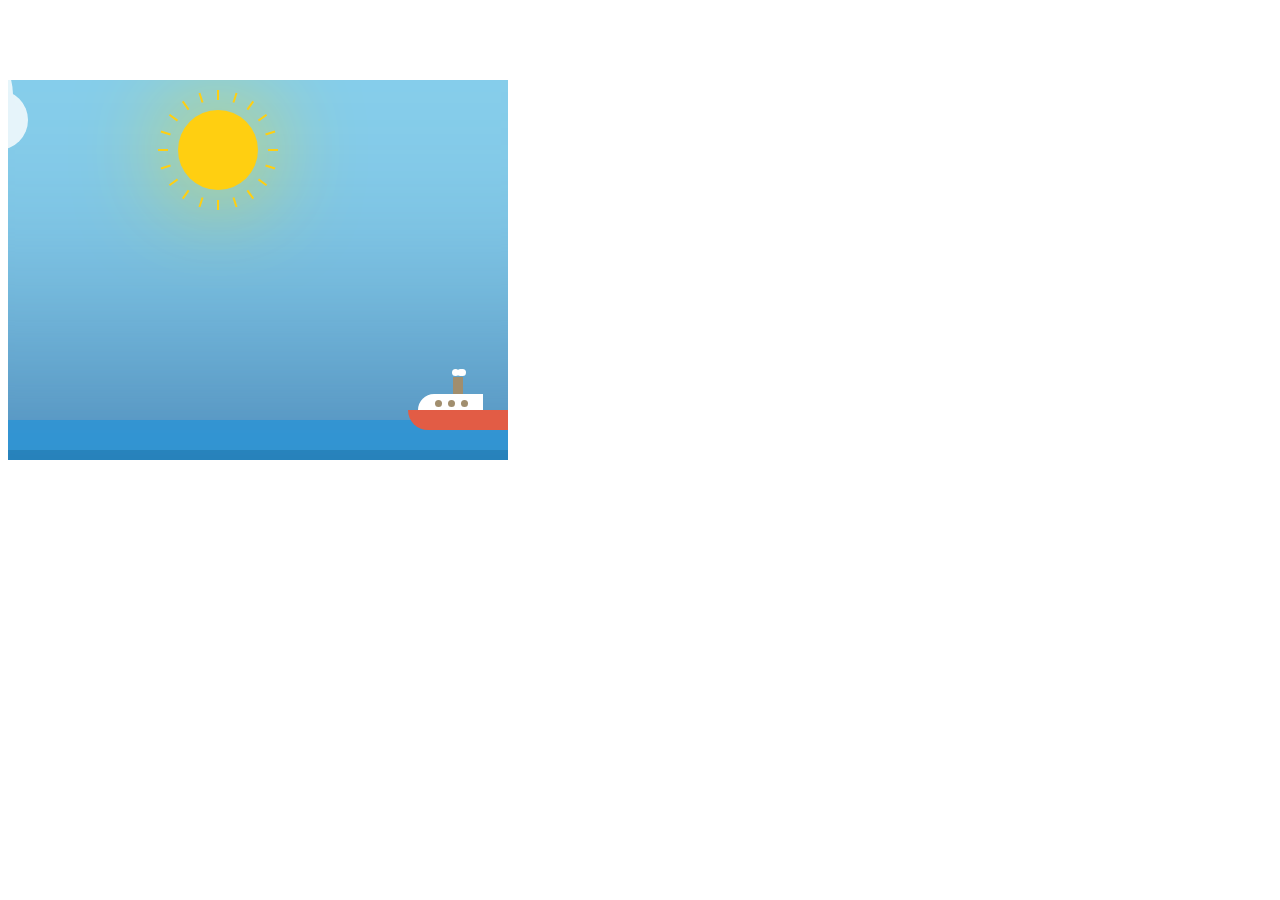
<file: cartoon/index.html>
<!DOCTYPE html>
<html>
<head>
    <meta charset="utf-8">
    <title>Мультик</title>
    <link rel="stylesheet" href="./index.css">
</head>
<body>
<div class="canvas">
    <div class="box_front">
        <div class="sea"></div>
        <div class="ship">
            <div class="smoke">
                <div class="smoke-1"></div>
                <div class="smoke-2"></div>
                <div class="smoke-3"></div>
            </div>
            <div class="ship_smokestack"></div>
            <div class="ship_window"></div>

        </div>
        <div class="sun-wrapper">
            <div class="sun">
                <div></div>
                <div></div>
                <div></div>
                <div></div>
                <div></div>
                <div></div>
                <div></div>
                <div></div>
                <div></div>
                <div></div>
            </div>
        </div>
        <div class="cloud cloud-1"></div>
        <div class="cloud cloud-2"></div>
        <div class="cloud cloud-3"></div>
        <div class="cloud cloud-4"></div>
    </div>
</div>
</body>
</html>
</file>
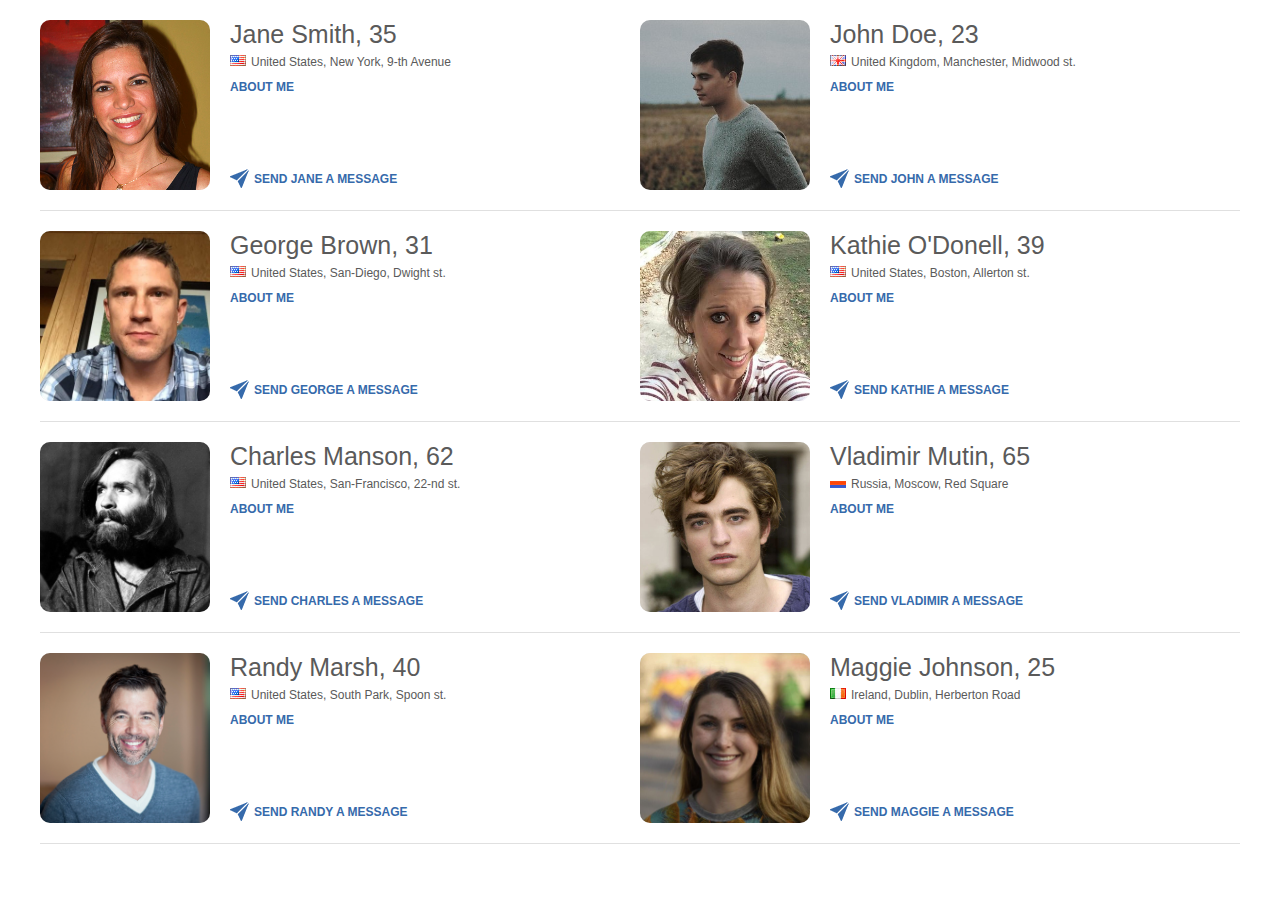
<file: dating/index.html>
<!DOCTYPE html>
<html lang="en">
<head>
    <meta charset="UTF-8">
    <meta name="viewport" content="width=device-width, initial-scale=1.0">
    <meta http-equiv="X-UA-Compatible" content="ie=edge">
    <title>Document</title>       
    <link rel="stylesheet" href="css/styles.css">
</head>
<body>
<div class="wrapper">
   <div class="user_page_container">
       
   </div>
</div>
    
<script src="dataset.js"></script>
<script src="about.js"></script>
<script src="js/main.js"></script>
</body>
</html>
</file>
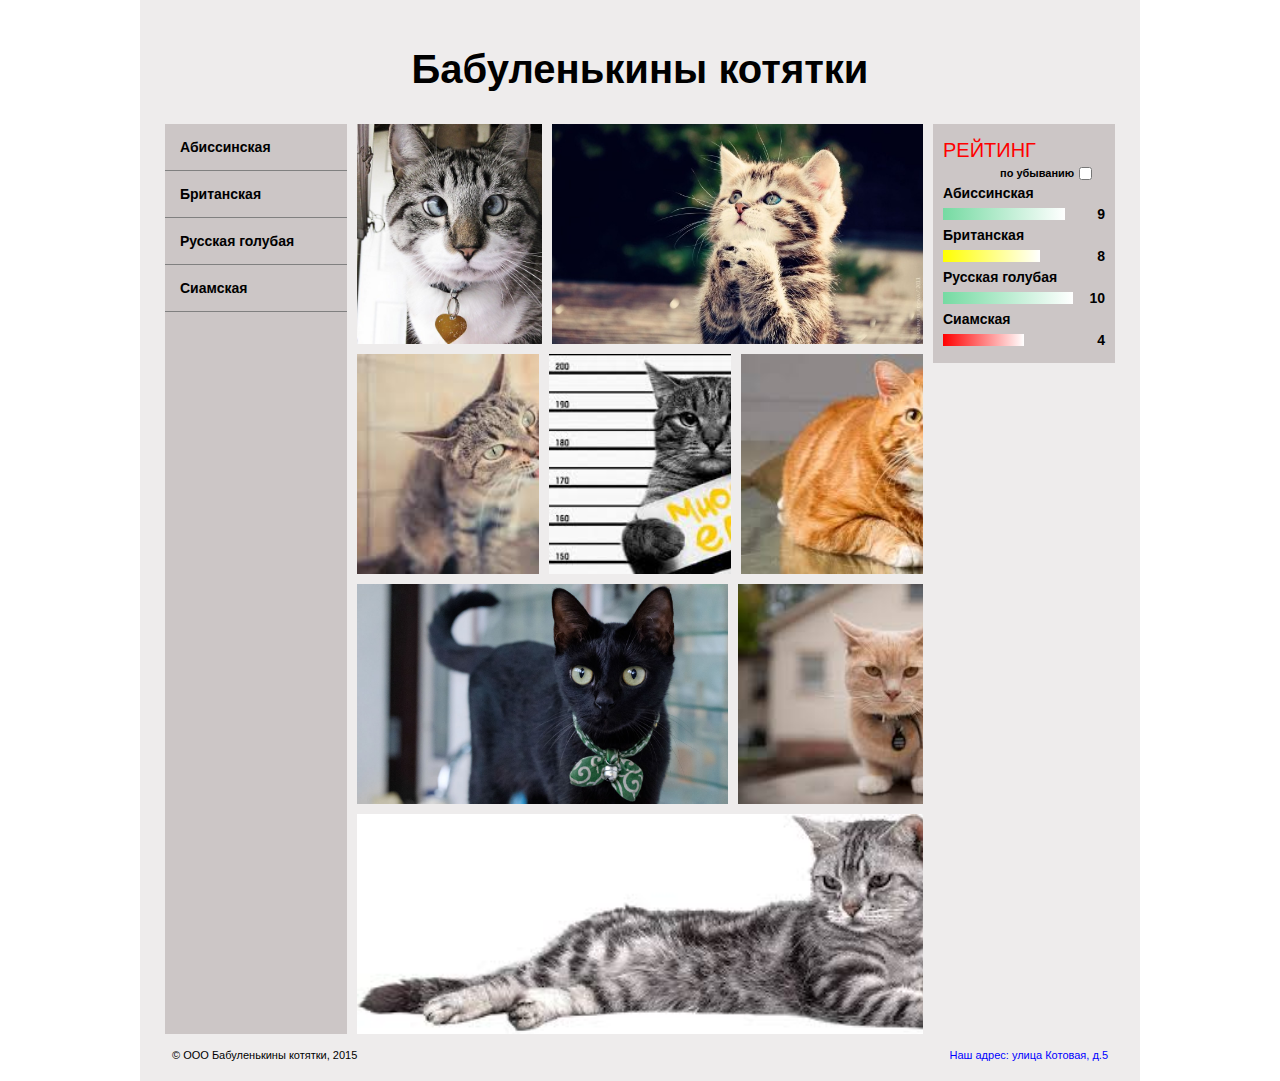
<file: granny's_cats/index.html>
<!DOCTYPE html>
<html lang="en">
<head>
    <meta charset="UTF-8">
    <meta name="viewport" content="width=device-width, initial-scale=1.0">
    <meta http-equiv="X-UA-Compatible" content="ie=edge">
    <link rel="stylesheet" href="style.css">
    <title>Document</title>
</head>
<body>
    <div class="wrapper">
        <h1>Бабуленькины котятки</h1>
        <input type="radio" name="radio-input" id="radio-input1" class="radio-input">
        <input type="radio" name="radio-input" id="radio-input2" class="radio-input">
        <input type="radio" name="radio-input" id="radio-input3" class="radio-input">
        <input type="radio" name="radio-input" id="radio-input4" class="radio-input">
        <aside class=" column_left__container">
            <div class="column_left column">
                    <label class="radio-label radio-label1" for="radio-input1">
                        <p class="radio-label_content">Абиссинская</p>
                    </label>
                    <label class=" radio-label radio-label2" for="radio-input2">
                            <p class="radio-label_content">Британская</p>
                    </label>
                    <label class="radio-label radio-label3" for="radio-input3">
                            <p class="radio-label_content">Русская голубая</p>
                    </label>
                    <label class="radio-label radio-label4" for="radio-input4">
                            <p class="radio-label_content">Сиамская</p>
                    </label>
            </div>
        </aside>
        <aside class="column_right__container">
            <div class="column_right column">
                <h2>рейтинг</h2>

                <div class="pre_checkbox"></div>
                <label for="checkbox_rating"><p class="checkbox_label_name">по убыванию</p></label>
                <input type="checkbox" id="checkbox_rating">
                

                <div class="gradient_box gradient_box1">
                    <p class="gradient_box_name">Абиссинская</p>
                    <div class="gradient_abissin gradient_line"></div>
                    <p class="rating_number">9</p>
                </div>
                <div class="gradient_box gradient_box2">
                    <p class="gradient_box_name">Британская</p>
                    <div class="gradient_british gradient_line"></div>
                    <p class="rating_number">8</p>
                </div>
                <div class="gradient_box gradient_box3">
                    <p class="gradient_box_name">Русская голубая</p>
                    <div class="gradient_russian gradient_line"></div>
                    <p class="rating_number">10</p>
                </div>
                <div class="gradient_box gradient_box4">
                    <p class="gradient_box_name">Сиамская</p>
                    <div class="gradient_siam gradient_line"></div>
                    <p class="rating_number">4</p>
                </div>

            </div>
        </aside>
        <section class="box_container">                
            <div class="box item1 abissin"><div class="item_name">Гоша, 4 года</div></div>
            <div class="box item2 britain"><div class="item_name">Гера, 2 года</div></div>
            <div class="box item3 abissin"><div class="item_name">Гога, 5 лет</div></div>
            <div class="box item4 russian"><div class="item_name">Гусь, 7 лет</div></div>
            <div class="box item5 britain"><div class="item_name">Гиви, 9 лет</div></div>
            <div class="box item6 abissin"><div class="item_name">Галя, 1,5 года</div></div>
            <div class="box item7 siam"><div class="item_name">Гена, 3 года</div></div>
            <div class="box item8 britain"><div class="item_name">Гаврош, 4 года</div></div>
           
            <!-- <div class="box item9"></div>
            <div class="box item10"></div>
            <div class="box item11"></div>
            <div class="box item12"></div>
            <div class="box item13"></div>
            <div class="box item14"></div>
            <div class="box item15"></div>
            <div class="box item16"></div> -->
        
        </section>

        <footer class="footer">
            <p>
                &copy; ООО Бабуленькины котятки, 2015
            </p>
            <p class="adress">
                Наш адрес: улица Котовая, д.5
            </p>
        </footer>
    </div>
</body>
</html>
</file>
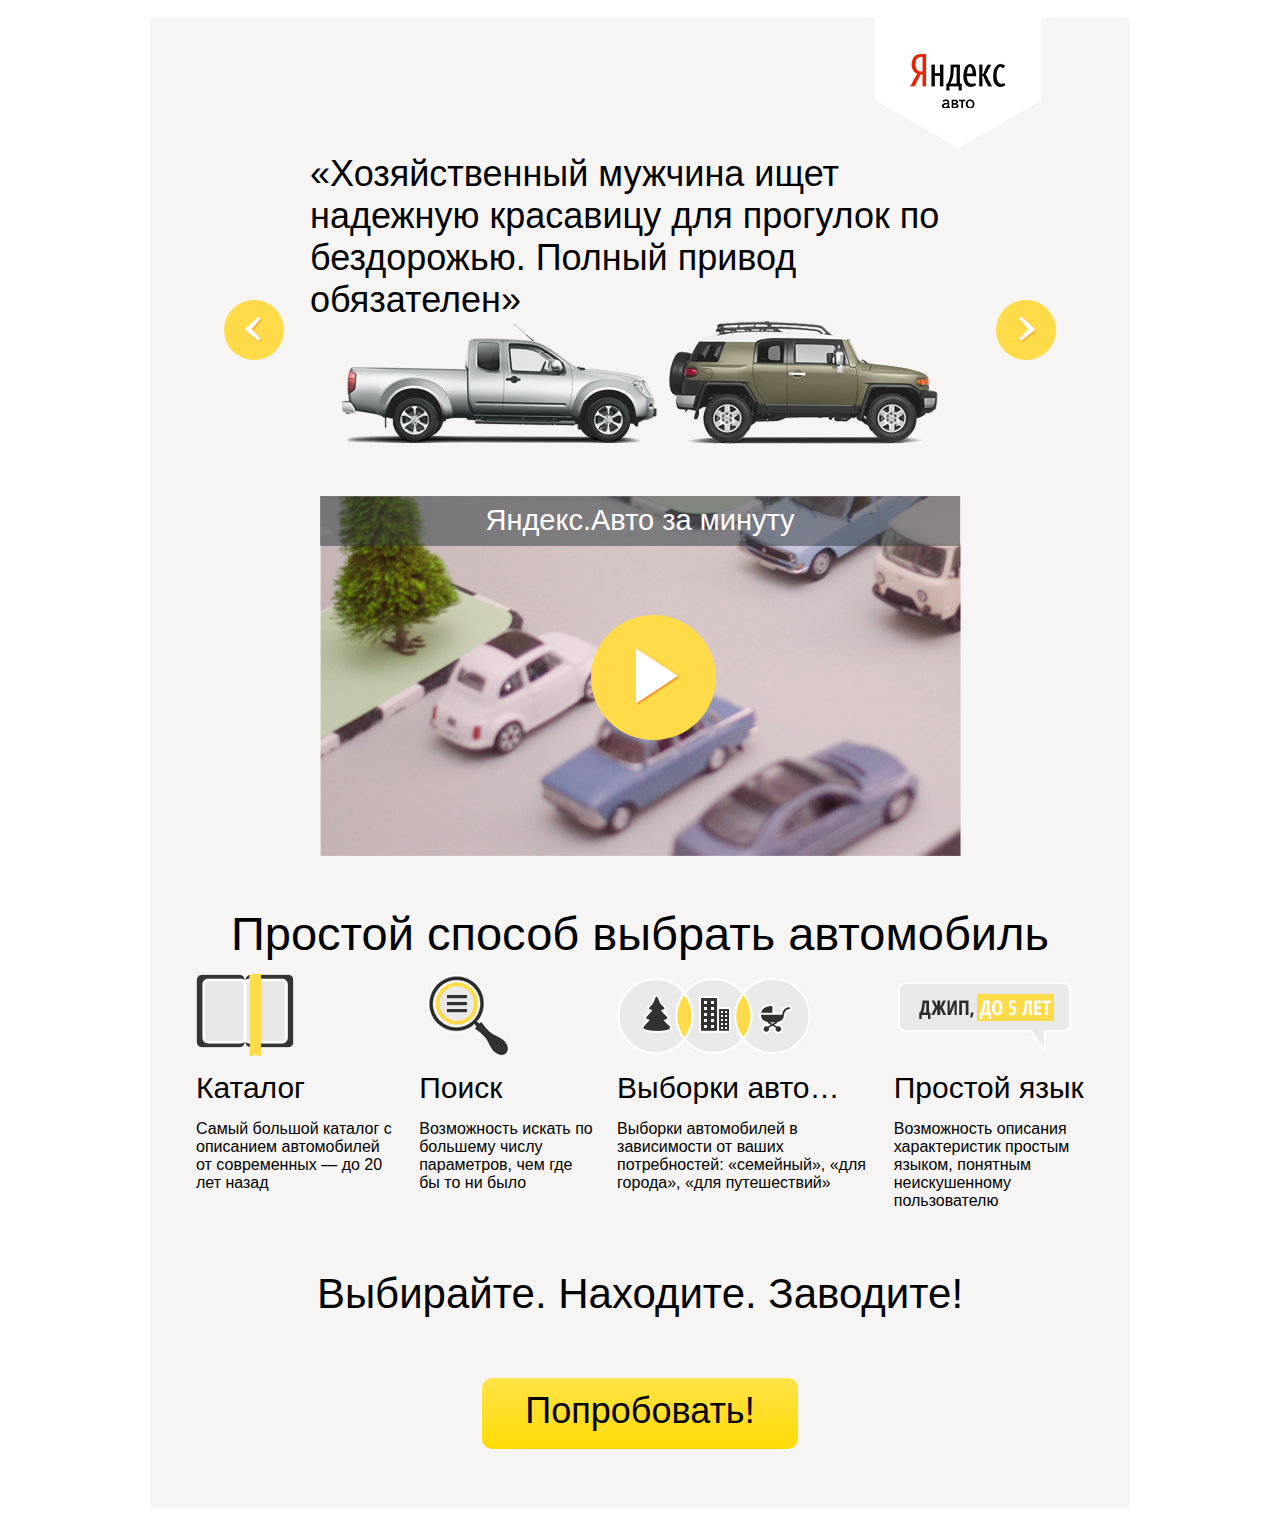
<file: layout_yandex_auto/index.html>
<!DOCTYPE html>
<html lang="en">
<head>
    <meta charset="UTF-8">
    <meta name="viewport" content="width=device-width, initial-scale=1.0">
    <meta http-equiv="X-UA-Compatible" content="ie=edge">
    <link rel="stylesheet" href="style.css">
    <title>Document</title>
</head>
<body>
    <div class="wrapper">
        <header>
           <div class="logo_box">
                <img src="img/logo.png" alt="" class="logo">
           </div>
            <!-- <img src="img/Shape_16.png" alt="logo" class="logo_container"> -->
            
        </header>
        <main>
            <section class="slider">
                <div class="slider_box">
                    <p class="slider_text">
                        «Хозяйственный мужчина ищет надежную красавицу для 
                        прогулок по бездорожью. Полный привод обязателен»
                    </p>
                    <div class="slider_cars">
                        <img src="img/cars.png" alt="images" class="slider_image">
                    </div>
                    <div class="left_arrow_container arrow_container">
                    </div>
                    <div class="right_arrow_container arrow_container">
                    </div>
                </div>
            </section>
            <section class="video">
                <div class="video_player">
                    <div class="video_shadow">
                        <p class="video_title">Яндекс.Авто за минуту</p>
                    </div>
                    <div class="video_button_container"></div>
                </div>
                
            </section>
            <section class="catalog">
                <h2 class="catalog_h2">
                    Простой способ выбрать автомобиль
                </h2>
                <div class="catalog_container">
                    <div class="unit unit1">
                        <div class="catalog_icon catalog_icon_unit1"></div>
                        <h3 class="catalog_icon_title">Каталог</h3>
                        <p class="unit_preview">
                            Самый большой каталог с описанием автомобилей от современных — до 20 лет назад
                        </p>
                    </div>
                
                    <div class="unit unit2">
                        <div class="catalog_icon catalog_icon_unit2"></div>
                        <h3 class="catalog_icon_title">Поиск</h3>
                        <p class="unit_preview">
                            Возможность искать по большему числу параметров, чем где бы то ни было
                        </p>
                    </div>
                
                    <div class="unit unit3">
                        <div class="catalog_icon catalog_icon_unit3"></div>
                        <h3 class="catalog_icon_title">Выборки автомобилей</h3>
                        <p class="unit_preview">
                            Выборки автомобилей в зависимости от ваших потребностей: «семейный», «для города», «для путешествий»
                        </p>
                    </div>
                
                    <div class="unit unit4">
                        <div class="catalog_icon catalog_icon_unit4"></div>
                        <h3 class="catalog_icon_title">Простой язык</h3>
                        <p class="unit_preview">
                            Возможность описания характеристик простым языком, понятным неискушенному пользователю
                        </p>
                    </div>
                </div>
            </section>
            <footer class="footer">
                <p class="footer_title">
                        Выбирайте. Находите. Заводите!
                </p>
                <div class="footer_button">
                    <p class="footer_button_title">Попробовать!</p>
                </div>
            </footer>

        </main>
    </div>
</body>
</html>
</file>
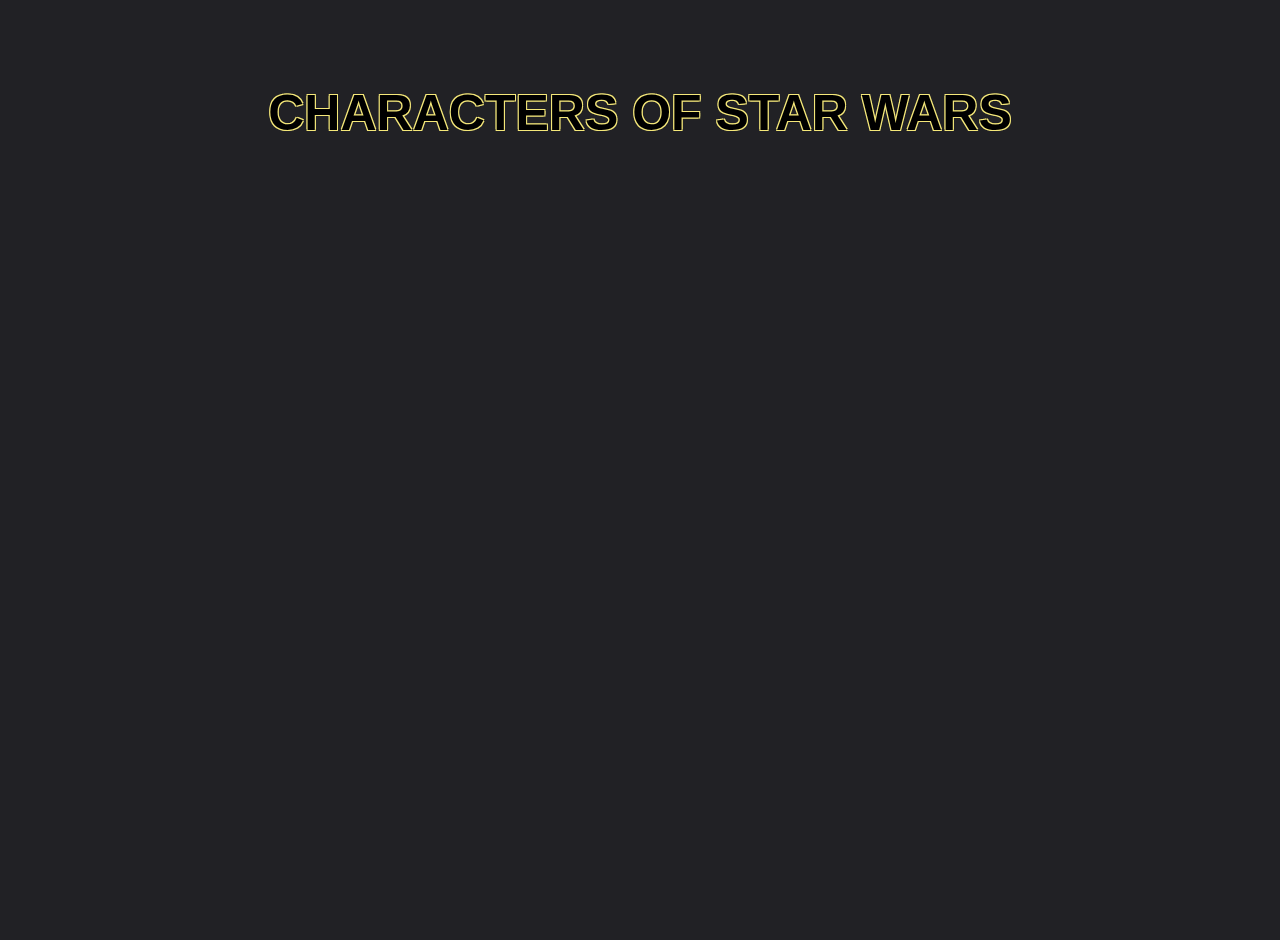
<file: star_wars/index.html>
<!DOCTYPE html>
<html lang="en">
<head>
    <meta charset="UTF-8">
    <meta name="viewport" content="width=device-width, initial-scale=1.0">
    <meta http-equiv="X-UA-Compatible" content="ie=edge">
    <link rel="stylesheet" href="style.css">
    <title>People of Star Wars</title>
</head>
<body>
    <div class="wrapper">
        <header>
            <h1>
                CHARACTERS OF STAR WARS
            </h1>
        </header>
        <main class="main">
            <!-- <div class="raw_container">
                    <div class="person_cont"></div>
                    <div class="person_cont"></div>
                    <div class="person_cont"></div>

            </div> -->
            
            

        </main>
    </div>
  
    <script src="main.js"></script>
</body>
</html>
</file>
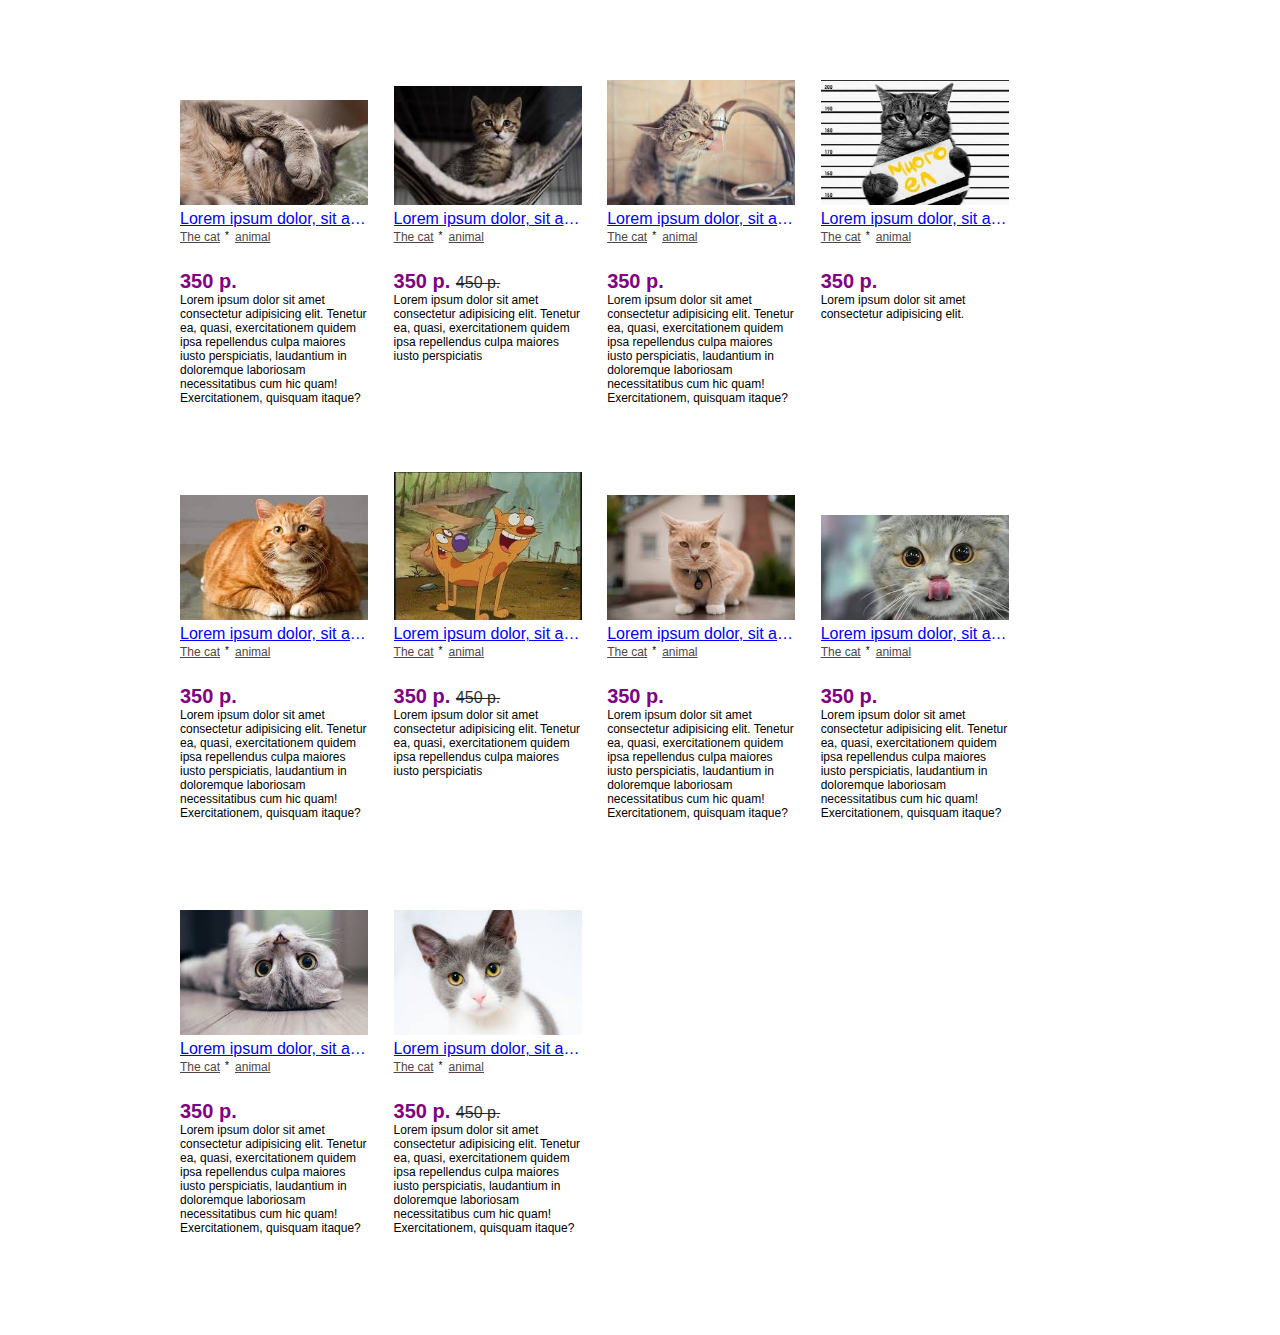
<file: cats_store/cats_store.html>
<!DOCTYPE html>
<html lang="en">
<head>
    <meta charset="UTF-8">
    <meta name="viewport" content="width=device-width, initial-scale=1.0">
    <meta http-equiv="X-UA-Compatible" content="ie=edge">
    <link rel="stylesheet" href="styles.css">
    <link rel="stylesheet" href="https://use.fontawesome.com/releases/v5.6.3/css/all.css" integrity="sha384-UHRtZLI+pbxtHCWp1t77Bi1L4ZtiqrqD80Kn4Z8NTSRyMA2Fd33n5dQ8lWUE00s/" crossorigin="anonymous">
    <title>Cats store</title>
</head>
<body>
    <div class="wrapper">

        <div class="button_container">
        
            <input type="radio" name="button" id="button_box" checked>
            <label for="button_box" class="fas fa-th" title="Gallery View"></label>

            <input type="radio" name="button" id="button_list">
            <label for="button_list" class="fas fa-th-list" title="List View"></label>
        
        <div class="clearfix"></div>


        <article class="item">
            <a href="#" class="item__img_container"><img src="img/cat1.jpg" alt=""></a>
            <div class="item__info_container">

            <header>
               <a href="#" title="Lorem ipsum dolor, sit amet consectetur adipisicing elit." class="item__name">
                   Lorem ipsum dolor, sit amet consectetur adipisicing elit.
                </a>
                    <div class="item__category_container">
                        <a href="#" class="item__category">The cat </a>
                            <span class="item__category_simbol"> * </span>
                        <a href="#" class="item__category"> animal</a>
                    </div>
                <div class="item__rating">
                        <input type="radio" name="star1" checked>
                       <input type="radio" name="star1" id="star1-1"><label for="star1-1" class="far fa-star-half"></label>
                       <input type="radio" name="star1" id="star1-2"><label for="star1-2" class="far fa-star-half"></label>
                       <input type="radio" name="star1" id="star1-3"><label for="star1-3" class="far fa-star-half"></label>
                       <input type="radio" name="star1" id="star1-4"><label for="star1-4" class="far fa-star-half"></label>
                       <input type="radio" name="star1" id="star1-5"><label for="star1-5" class="far fa-star-half"></label>
                       <input type="radio" name="star1" id="star1-6"><label for="star1-6" class="far fa-star-half"></label>
                       <input type="radio" name="star1" id="star1-7"><label for="star1-7" class="far fa-star-half"></label>
                       <input type="radio" name="star1" id="star1-8"><label for="star1-8" class="far fa-star-half"></label>
                       <input type="radio" name="star1" id="star1-9"><label for="star1-9" class="far fa-star-half"></label>
                       <input type="radio" name="star1" id="star1-10"><label for="star1-10" class="far fa-star-half"></label>
                </div>
                <div class="clearfix"></div>
                <div class="item__price">
                    350 р.
                </div>
            </header>

                <main class="item__info">
                    <p>
                        Lorem ipsum dolor sit amet consectetur adipisicing elit. Tenetur ea, quasi, 
                        exercitationem quidem ipsa repellendus culpa maiores iusto perspiciatis, laudantium 
                        in doloremque laboriosam necessitatibus cum hic quam! Exercitationem, quisquam itaque?
                    </p>
                </main>

            </div>
        </article>


        <article class="item">
            <a href="#" class="item__img_container"><img src="img/cat2.jpg" alt=""></a>
            <div class="item__info_container">

            <header>
                <a href="#" title="Lorem ipsum dolor, sit amet consectetur adipisicing elit." class="item__name">
                    Lorem ipsum dolor, sit amet consectetur adipisicing elit.
                    </a>
                    <div class="item__category_container">
                    <a href="#" class="item__category">The cat </a>
                    <span class="item__category_simbol"> * </span>
                    <a href="#" class="item__category"> animal</a>
                    </div>
                    <div class="item__rating">
                            <input type="radio" name="star2" checked>
                        <input type="radio" name="star2" id="star2-1"><label for="star2-1" class="far fa-star-half"></label>
                        <input type="radio" name="star2" id="star2-2"><label for="star2-2" class="far fa-star-half"></label>
                        <input type="radio" name="star2" id="star2-3"><label for="star2-3" class="far fa-star-half"></label>
                        <input type="radio" name="star2" id="star2-4"><label for="star2-4" class="far fa-star-half"></label>
                        <input type="radio" name="star2" id="star2-5"><label for="star2-5" class="far fa-star-half"></label>
                        <input type="radio" name="star2" id="star2-6"><label for="star2-6" class="far fa-star-half"></label>
                        <input type="radio" name="star2" id="star2-7"><label for="star2-7" class="far fa-star-half"></label>
                        <input type="radio" name="star2" id="star2-8"><label for="star2-8" class="far fa-star-half"></label>
                        <input type="radio" name="star2" id="star2-9"><label for="star2-9" class="far fa-star-half"></label>
                        <input type="radio" name="star2" id="star2-10"><label for="star2-10" class="far fa-star-half"></label>
                    </div>
                <div class="clearfix"></div>
                <div class="item__price">
                    350 р. <span>450 р.</span>
                </div>
            </header>

                <main class="item__info">
                    <p>
                        Lorem ipsum dolor sit amet consectetur adipisicing elit. Tenetur ea, 
                        quasi, exercitationem quidem ipsa repellendus culpa maiores iusto perspiciatis 
                       
                    </p>
                </main>

            </div>
        </article>

        <article class="item">
            <a href="#" class="item__img_container"><img src="img/cat3.jpg" alt=""></a>
            <div class="item__info_container">
            <header>
                <a href="#" title="Lorem ipsum dolor, sit amet consectetur adipisicing elit." class="item__name">
                    Lorem ipsum dolor, sit amet consectetur adipisicing elit.
                    </a>
                    <div class="item__category_container">
                    <a href="#" class="item__category">The cat </a>
                    <span class="item__category_simbol"> * </span>
                    <a href="#" class="item__category"> animal</a>
                    </div>
                    <div class="item__rating">
                            <input type="radio" name="star3" checked>
                        <input type="radio" name="star3" id="star3-1"><label for="star3-1" class="far fa-star-half"></label>
                        <input type="radio" name="star3" id="star3-2"><label for="star3-2" class="far fa-star-half"></label>
                        <input type="radio" name="star3" id="star3-3"><label for="star3-3" class="far fa-star-half"></label>
                        <input type="radio" name="star3" id="star3-4"><label for="star3-4" class="far fa-star-half"></label>
                        <input type="radio" name="star3" id="star3-5"><label for="star3-5" class="far fa-star-half"></label>
                        <input type="radio" name="star3" id="star3-6"><label for="star3-6" class="far fa-star-half"></label>
                        <input type="radio" name="star3" id="star3-7"><label for="star3-7" class="far fa-star-half"></label>
                        <input type="radio" name="star3" id="star3-8"><label for="star3-8" class="far fa-star-half"></label>
                        <input type="radio" name="star3" id="star3-9"><label for="star3-9" class="far fa-star-half"></label>
                        <input type="radio" name="star3" id="star3-10"><label for="star3-10" class="far fa-star-half"></label>
                    </div>
                    <div class="clearfix"></div>
                    <div class="item__price">
                        350 р.
                    </div>
            </header>

            <main class="item__info">
                <p>
                    Lorem ipsum dolor sit amet consectetur adipisicing elit. Tenetur ea, quasi, exercitationem quidem ipsa repellendus culpa maiores iusto perspiciatis, laudantium in doloremque laboriosam necessitatibus cum hic quam! Exercitationem, quisquam itaque?
                </p>
            </main>    
            </div>
        </article>

        <article class="item">
            <a href="#" class="item__img_container"><img src="img/cat4.jpg" alt=""></a>
            <div class="item__info_container">
                <header>
               <a href="#" title="Lorem ipsum dolor, sit amet consectetur adipisicing elit." class="item__name">
                   Lorem ipsum dolor, sit amet consectetur adipisicing elit.
                </a>
                <div class="item__category_container">
                <a href="#" class="item__category">The cat </a>
                <span class="item__category_simbol"> * </span>
                <a href="#" class="item__category"> animal</a>
                </div>
                <div class="item__rating">
                        <input type="radio" name="star4" checked>
                       <input type="radio" name="star4" id="star4-1"><label for="star4-1" class="far fa-star-half"></label>
                       <input type="radio" name="star4" id="star4-2"><label for="star4-2" class="far fa-star-half"></label>
                       <input type="radio" name="star4" id="star4-3"><label for="star4-3" class="far fa-star-half"></label>
                       <input type="radio" name="star4" id="star4-4"><label for="star4-4" class="far fa-star-half"></label>
                       <input type="radio" name="star4" id="star4-5"><label for="star4-5" class="far fa-star-half"></label>
                       <input type="radio" name="star4" id="star4-6"><label for="star4-6" class="far fa-star-half"></label>
                       <input type="radio" name="star4" id="star4-7"><label for="star4-7" class="far fa-star-half"></label>
                       <input type="radio" name="star4" id="star4-8"><label for="star4-8" class="far fa-star-half"></label>
                       <input type="radio" name="star4" id="star4-9"><label for="star4-9" class="far fa-star-half"></label>
                       <input type="radio" name="star4" id="star4-10"><label for="star4-10" class="far fa-star-half"></label>
                </div>
                <div class="clearfix"></div>
                <div class="item__price">
                    350 р.
                </div>
            </header>

            <main class="item__info">
                    <p>
                        Lorem ipsum dolor sit amet consectetur adipisicing elit. 
                    </p>
                </main>

            </div>
        </article>

        <article class="item">
            <a href="#" class="item__img_container"><img src="img/cat5.jpg" alt=""></a>
            <div class="item__info_container">
                <header>
               <a href="#" title="Lorem ipsum dolor, sit amet consectetur adipisicing elit." class="item__name">
                   Lorem ipsum dolor, sit amet consectetur adipisicing elit.
                </a>
                <div class="item__category_container">
                <a href="#" class="item__category">The cat </a>
                <span class="item__category_simbol"> * </span>
                <a href="#" class="item__category"> animal</a>
                </div>
                <div class="item__rating">
                        <input type="radio" name="star5" checked>
                       <input type="radio" name="star5" id="star5-1"><label for="star5-1" class="far fa-star-half"></label>
                       <input type="radio" name="star5" id="star5-2"><label for="star5-2" class="far fa-star-half"></label>
                       <input type="radio" name="star5" id="star5-3"><label for="star5-3" class="far fa-star-half"></label>
                       <input type="radio" name="star5" id="star5-4"><label for="star5-4" class="far fa-star-half"></label>
                       <input type="radio" name="star5" id="star5-5"><label for="star5-5" class="far fa-star-half"></label>
                       <input type="radio" name="star5" id="star5-6"><label for="star5-6" class="far fa-star-half"></label>
                       <input type="radio" name="star5" id="star5-7"><label for="star5-7" class="far fa-star-half"></label>
                       <input type="radio" name="star5" id="star5-8"><label for="star5-8" class="far fa-star-half"></label>
                       <input type="radio" name="star5" id="star5-9"><label for="star5-9" class="far fa-star-half"></label>
                       <input type="radio" name="star5" id="star5-10"><label for="star5-10" class="far fa-star-half"></label>
                </div>
                <div class="clearfix"></div>
                <div class="item__price">
                    350 р.
                </div>
            </header>
               <main class="item__info">
                <p>
                    Lorem ipsum dolor sit amet consectetur adipisicing elit. Tenetur ea, quasi, exercitationem quidem ipsa repellendus culpa maiores iusto perspiciatis, laudantium in doloremque laboriosam necessitatibus cum hic quam! Exercitationem, quisquam itaque?
                </p>
            </main>
            </div>
        </article>

        <article class="item">
            <a href="#" class="item__img_container"><img src="img/cat6.jpg" alt=""></a>
            <div class="item__info_container">
                <header>
               <a href="#" title="Lorem ipsum dolor, sit amet consectetur adipisicing elit." class="item__name">
                   Lorem ipsum dolor, sit amet consectetur adipisicing elit.
                </a>
                <div class="item__category_container">
                <a href="#" class="item__category">The cat </a>
                <span class="item__category_simbol"> * </span>
                <a href="#" class="item__category"> animal</a>
                </div>
                <div class="item__rating">
                        <input type="radio" name="star6" checked>
                       <input type="radio" name="star6" id="star6-1"><label for="star6-1" class="far fa-star-half"></label>
                       <input type="radio" name="sta6r" id="star6-2"><label for="star6-2" class="far fa-star-half"></label>
                       <input type="radio" name="star6" id="star6-3"><label for="star6-3" class="far fa-star-half"></label>
                       <input type="radio" name="star6" id="star6-4"><label for="star6-4" class="far fa-star-half"></label>
                       <input type="radio" name="star6" id="star6-5"><label for="star6-5" class="far fa-star-half"></label>
                       <input type="radio" name="star6" id="star6-6"><label for="star6-6" class="far fa-star-half"></label>
                       <input type="radio" name="star6" id="star6-7"><label for="star6-7" class="far fa-star-half"></label>
                       <input type="radio" name="star6" id="star6-8"><label for="star6-8" class="far fa-star-half"></label>
                       <input type="radio" name="star6" id="star6-9"><label for="star6-9" class="far fa-star-half"></label>
                       <input type="radio" name="star6" id="star6-10"><label for="star6-10" class="far fa-star-half"></label>
                </div>
                <div class="clearfix"></div>
                <div class="item__price">
                    350 р. <span>450 р.</span>
                </div>
            </header>

                <main class="item__info">
                        <p>
                            Lorem ipsum dolor sit amet consectetur adipisicing elit. 
                            Tenetur ea, quasi, exercitationem quidem ipsa repellendus culpa maiores iusto
                             perspiciatis
                        </p>
                    </main>
            </div>
        </article>

        <article class="item">
            <a href="#" class="item__img_container"><img src="img/cat7.jpg" alt=""></a>
            <div class="item__info_container">
                <header>
               <a href="#" title="Lorem ipsum dolor, sit amet consectetur adipisicing elit." class="item__name">
                   Lorem ipsum dolor, sit amet consectetur adipisicing elit.
                </a>
                <div class="item__category_container">
                <a href="#" class="item__category">The cat </a>
                <span class="item__category_simbol"> * </span>
                <a href="#" class="item__category"> animal</a>
                </div>
                <div class="item__rating">
                        <input type="radio" name="star7" checked>
                       <input type="radio" name="star7" id="star7-1"><label for="star7-1" class="far fa-star-half"></label>
                       <input type="radio" name="star7" id="star7-2"><label for="star7-2" class="far fa-star-half"></label>
                       <input type="radio" name="star7" id="star7-3"><label for="star7-3" class="far fa-star-half"></label>
                       <input type="radio" name="star7" id="star7-4"><label for="star7-4" class="far fa-star-half"></label>
                       <input type="radio" name="star7" id="star7-5"><label for="star7-5" class="far fa-star-half"></label>
                       <input type="radio" name="star7" id="star7-6"><label for="star7-6" class="far fa-star-half"></label>
                       <input type="radio" name="star7" id="star7-7"><label for="star7-7" class="far fa-star-half"></label>
                       <input type="radio" name="star7" id="star7-8"><label for="star7-8" class="far fa-star-half"></label>
                       <input type="radio" name="star7" id="star7-9"><label for="star7-9" class="far fa-star-half"></label>
                       <input type="radio" name="star7" id="star7-10"><label for="star7-10" class="far fa-star-half"></label>
                </div>
                <div class="clearfix"></div>
                <div class="item__price">
                    350 р.
                </div>
            </header>

                <main class="item__info">
                        <p>
                            Lorem ipsum dolor sit amet consectetur adipisicing elit. Tenetur ea, quasi, exercitationem quidem ipsa repellendus culpa maiores iusto perspiciatis, laudantium in doloremque laboriosam necessitatibus cum hic quam! Exercitationem, quisquam itaque?
                        </p>
                    </main>
            </div>
        </article>

        <article class="item">
            <a href="#" class="item__img_container"><img src="img/cat8.jpg" alt=""></a>
            <div class="item__info_container">
                <header>
               <a href="#" title="Lorem ipsum dolor, sit amet consectetur adipisicing elit." class="item__name">
                   Lorem ipsum dolor, sit amet consectetur adipisicing elit.
                </a>
                <div class="item__category_container">
                <a href="#" class="item__category">The cat </a>
                <span class="item__category_simbol"> * </span>
                <a href="#" class="item__category"> animal</a>
                </div>
                <div class="item__rating">
                        <input type="radio" name="star8" checked>
                       <input type="radio" name="star8" id="star8-1"><label for="star8-1" class="far fa-star-half"></label>
                       <input type="radio" name="star8" id="star8-2"><label for="star8-2" class="far fa-star-half"></label>
                       <input type="radio" name="star8" id="star8-3"><label for="star8-3" class="far fa-star-half"></label>
                       <input type="radio" name="star8" id="star8-4"><label for="star8-4" class="far fa-star-half"></label>
                       <input type="radio" name="star8" id="star8-5"><label for="star8-5" class="far fa-star-half"></label>
                       <input type="radio" name="star8" id="star8-6"><label for="star8-6" class="far fa-star-half"></label>
                       <input type="radio" name="star8" id="star8-7"><label for="star8-7" class="far fa-star-half"></label>
                       <input type="radio" name="star8" id="star8-8"><label for="star8-8" class="far fa-star-half"></label>
                       <input type="radio" name="star8" id="star8-9"><label for="star8-9" class="far fa-star-half"></label>
                       <input type="radio" name="star8" id="star8-10"><label for="star8-10" class="far fa-star-half"></label>
                </div>
                <div class="clearfix"></div>
                <div class="item__price">
                    350 р.
                </div>
            </header>

                <main class="item__info">
                        <p>
                            Lorem ipsum dolor sit amet consectetur adipisicing elit. Tenetur ea, quasi, exercitationem quidem ipsa repellendus culpa maiores iusto perspiciatis, laudantium in doloremque laboriosam necessitatibus cum hic quam! Exercitationem, quisquam itaque?
                        </p>
                    </main>
            </div>
        </article>

        <article class="item">
            <a href="#" class="item__img_container"><img src="img/cat9.jpg" alt=""></a>
            <div class="item__info_container">
                <header>
               <a href="#" title="Lorem ipsum dolor, sit amet consectetur adipisicing elit." class="item__name">
                   Lorem ipsum dolor, sit amet consectetur adipisicing elit.
                </a>
                <div class="item__category_container">
                <a href="#" class="item__category">The cat </a>
                <span class="item__category_simbol"> * </span>
                <a href="#" class="item__category"> animal</a>
                </div>
                <div class="item__rating">
                        <input type="radio" name="star9" checked>
                       <input type="radio" name="star9" id="star9-1"><label for="star9-1" class="far fa-star-half"></label>
                       <input type="radio" name="star9" id="star9-2"><label for="star9-2" class="far fa-star-half"></label>
                       <input type="radio" name="star9" id="star9-3"><label for="star9-3" class="far fa-star-half"></label>
                       <input type="radio" name="star9" id="star9-4"><label for="star9-4" class="far fa-star-half"></label>
                       <input type="radio" name="star9" id="star9-5"><label for="star9-5" class="far fa-star-half"></label>
                       <input type="radio" name="star9" id="star9-6"><label for="star9-6" class="far fa-star-half"></label>
                       <input type="radio" name="star9" id="star9-7"><label for="star9-7" class="far fa-star-half"></label>
                       <input type="radio" name="star9" id="star9-8"><label for="star9-8" class="far fa-star-half"></label>
                       <input type="radio" name="star9" id="star9-9"><label for="star9-9" class="far fa-star-half"></label>
                       <input type="radio" name="star9" id="star9-10"><label for="star9-10" class="far fa-star-half"></label>
                </div>
                <div class="clearfix"></div>
                <div class="item__price">
                    350 р.
                </div>
            </header>

                <main class="item__info">
                        <p>
                            Lorem ipsum dolor sit amet consectetur adipisicing elit. Tenetur ea, quasi, exercitationem quidem ipsa repellendus culpa maiores iusto perspiciatis, laudantium in doloremque laboriosam necessitatibus cum hic quam! Exercitationem, quisquam itaque?
                        </p>
                    </main>
            </div>
        </article>

        <article class="item">
            <a href="#" class="item__img_container"><img src="img/cat10.jpg" alt=""></a>
            <div class="item__info_container">
                <header>
               <a href="#" title="Lorem ipsum dolor, sit amet consectetur adipisicing elit." class="item__name">
                   Lorem ipsum dolor, sit amet consectetur adipisicing elit.
                </a>
                <div class="item__category_container">
                <a href="#" class="item__category">The cat </a>
                <span class="item__category_simbol"> * </span>
                <a href="#" class="item__category"> animal</a>
                </div>
                <div class="item__rating">
                    <input type="radio" name="star10" checked>
                       <input type="radio" name="star10" id="star10-1"><label for="star10-1" class="far fa-star-half"></label>
                       <input type="radio" name="star10" id="star10-2"><label for="star10-2" class="far fa-star-half"></label>
                       <input type="radio" name="star10" id="star10-3"><label for="star10-3" class="far fa-star-half"></label>
                       <input type="radio" name="star10" id="star10-4"><label for="star10-4" class="far fa-star-half"></label>
                       <input type="radio" name="star10" id="star10-5"><label for="star10-5" class="far fa-star-half"></label>
                       <input type="radio" name="star10" id="star10-6"><label for="star10-6" class="far fa-star-half"></label>
                       <input type="radio" name="star10" id="star10-7"><label for="star10-7" class="far fa-star-half"></label>
                       <input type="radio" name="star10" id="star10-8"><label for="star10-8" class="far fa-star-half"></label>
                       <input type="radio" name="star10" id="star10-9"><label for="star10-9" class="far fa-star-half"></label>
                       <input type="radio" name="star10" id="star10-10"><label for="star10-10" class="far fa-star-half"></label>
                </div>
                <div class="clearfix"></div>
                <div class="item__price">
                    350 р. <span>450 р.</span>
                </div>
            </header>

                <main class="item__info">
                        <p>
                            Lorem ipsum dolor sit amet consectetur adipisicing elit. Tenetur ea, quasi, exercitationem quidem ipsa repellendus culpa maiores iusto perspiciatis, laudantium in doloremque laboriosam necessitatibus cum hic quam! Exercitationem, quisquam itaque?
                        </p>
                    </main>
            </div>
        </article>
        
        </div>

    </div>
</body>
</html>
</file>
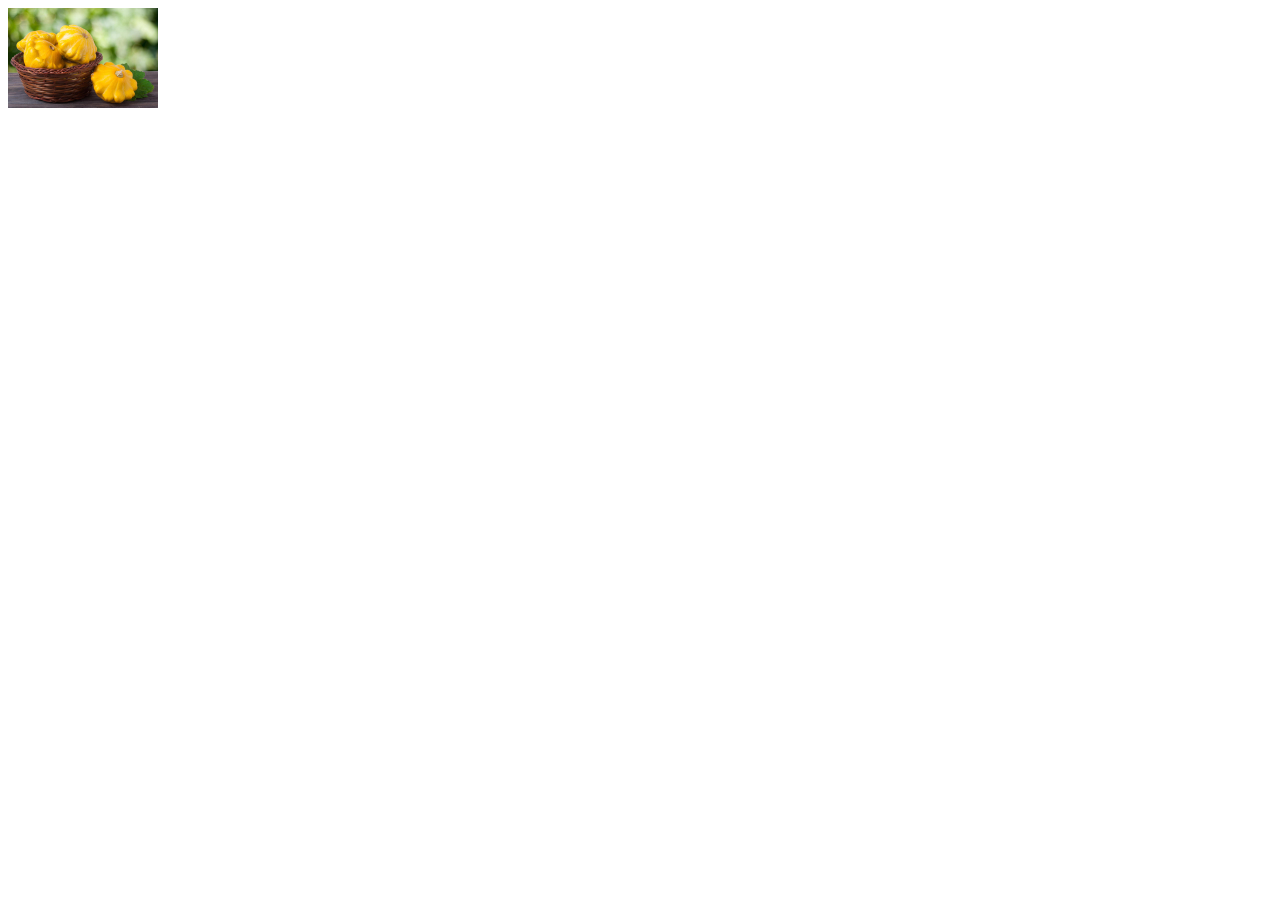
<file: granny's_gallery/example.html>
<!DOCTYPE html>
<html lang="en">
<head>
    <meta charset="UTF-8">
    <meta name="viewport" content="width=device-width, initial-scale=1.0">
    <meta http-equiv="X-UA-Compatible" content="ie=edge">
    <title>Target_anchor</title>
    <style>

 #zatemnenie {
        background: rgba(102, 102, 102, 0.5);
        width: 100%;
        height: 100%;
        position: absolute;
        top: 0;
        left: 0;
        display: none;
      }
      .gallery__image_container {
        width: 150px;
        height: 100px;
        position: relative;
       text-decoration: none;
      }

      .gallery__image_container > img {
        width: 150px;
        height: 100px;
        position: relative;
     
      }

       #mega-modal {
        width: 600px;
        height: 300px;
        position: absolute;
        display: none;
       
      }
      #mega-modal:target {
          display: block;
        }




      .close {
        display: inline-block;
        padding: 0 12px;
        margin: 10px;
        text-decoration: none;
        font-size: 14pх;
        cursor:pointer;
      }
      .close:hover {background: #e6e6ff;}

    </style>
</head>
<body>
        <a href="#mega-modal" class="gallery__image_container">
                <img src="img/veg001.jpg" class="gallery__image">
            </a>
            <div id="mega-modal">
                    <a href="#" class="close">X</a>
                    <img src="img/veg001.jpg" class="gallery__image">

            </div>
        
</body>
</html>
</file>
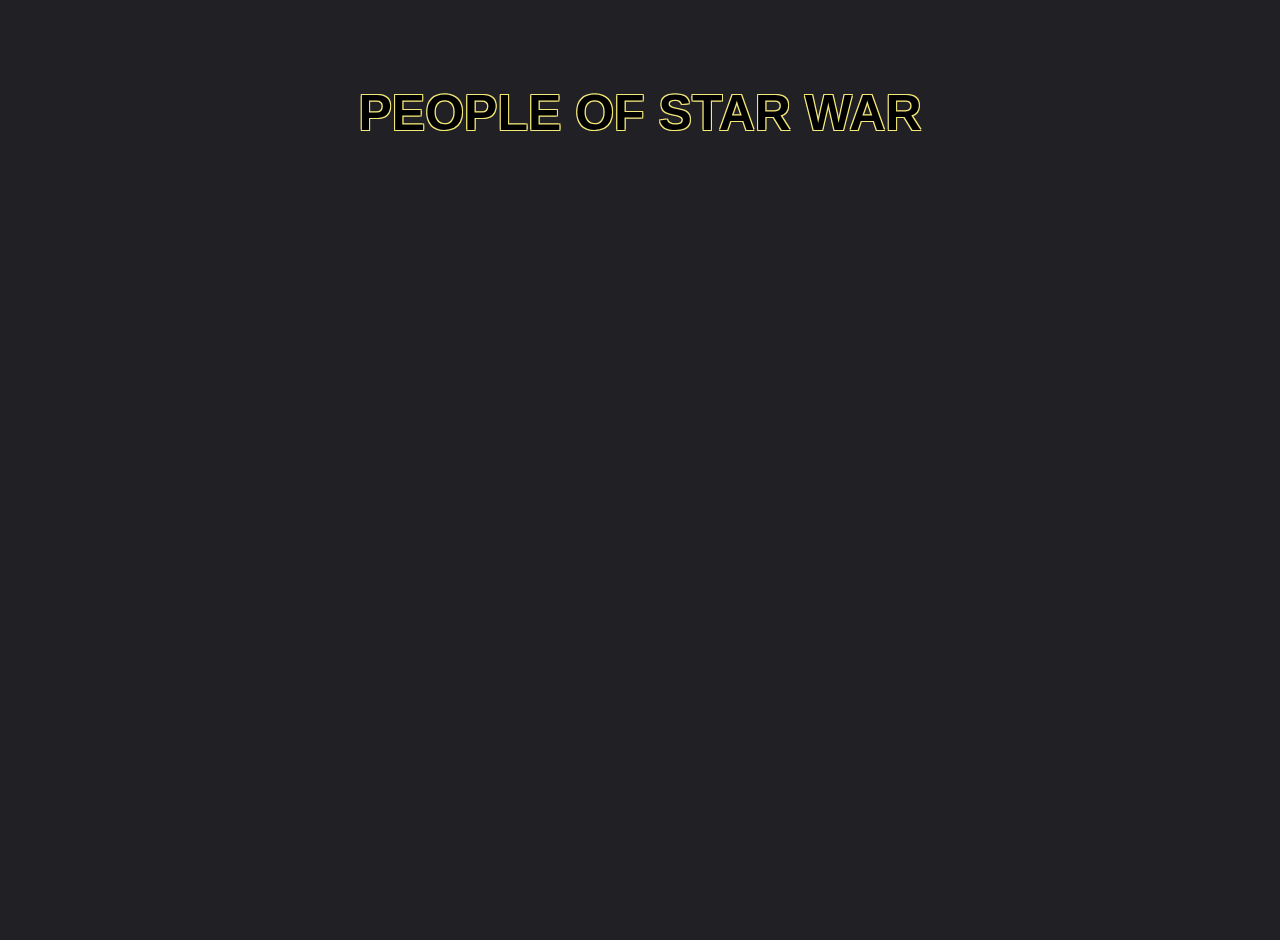
<file: star_wars/star_wars_index.html>
<!DOCTYPE html>
<html lang="en">
<head>
    <meta charset="UTF-8">
    <meta name="viewport" content="width=device-width, initial-scale=1.0">
    <meta http-equiv="X-UA-Compatible" content="ie=edge">
    <link rel="stylesheet" href="style.css">
    <title>Document</title>
</head>
<body>
    <div class="wrapper">
        <header>
            <h1>
                PEOPLE OF STAR WAR
            </h1>
        </header>
        <main class="main">
            
        </main>
    </div>
  
    <script src="main.js"></script>
</body>
</html>
</file>
<file: cartoon/index.css>
.canvas {
    position: relative;
    
    width: 500px;
    height: 380px;
    margin: 80px 0 0 0;
    
    transition: .3s ease;
    
    perspective: 800px;
}

.box_front {
    position: relative;
    
    overflow: hidden;
    
    width: 500px;
    height: 380px;
    
    background: skyblue;
    box-shadow: 0 -400px 300px -300px steelblue inset;
    animation: box-front 30s infinite linear;
}
@keyframes box-front{
    10% {
        background: skyblue;
        box-shadow: 0 -400px 300px -300px steelblue inset;
    }
    25% {
        background: darkslateblue;
        box-shadow: 0 -400px 300px -300px orangered inset;
    }
    30%, 74% {
        background: darkslateblue;
        box-shadow: 0 -400px 300px -300px transparent inset;
    }
    100% {
        background: skyblue;
        box-shadow: 0 -400px 300px -300px steelblue inset;
    }
}

/*TODO
Цвета неба задаются следующими свойствами:
    День:
        background: skyblue;
        box-shadow: 0 -400px 300px -300px steelblue inset;
    Вечер:
        background: darkslateblue;
        box-shadow: 0 -400px 300px -300px orangered inset;
    Ночь:
        background: darkslateblue;
        box-shadow: 0 -400px 300px -300px transparent inset;
        
Нужно реализовать плавный переход между ними и зациклить его.
*/

.ship::after {
    position: absolute;
    bottom: 0;
    left: 0;
    
    width: 100px;
    height: 20px;
    
    content: '';
    
    border-radius: 0 0 0 20px;
    background: #e25c45;
}

.ship::before {
    position: absolute;
    top: 0;
    left: 10px;
    
    width: 65px;
    height: 16px;
    
    content: '';
    
    border-radius: 20px 0 0 0;
    background: #fff;
}

.ship {
    position: absolute;
    right: 0;
    bottom: 30px;
    
    width: 100px;
    height: 36px;
    animation: ship 20s infinite linear;
}

@keyframes ship {
    from {
        transform: translateX(150px);
    }
    to {
        transform: translateX(-550px);
    }
}

.ship_smokestack {
    position: absolute;
    bottom: 36px;
    left: 45px;
    
    width: 10px;
    height: 17px;
    
    background: #a18e6e;
}

.ship_window {
    position: absolute;
    top: 6px;
    left: 40px;
    
    width: 7px;
    height: 7px;
    
    border-radius: 50%;
    background: #a18e6e;
    box-shadow: 13px 0 0 0 #a18e6e, -13px 0 0 0 #a18e6e;
}

.smoke div {
    position: absolute;
    
    width: 7px;
    height: 7px;
    
    border-radius: 50%;
    background: #fff;
}

.smoke-1 {
    top: -25px;
    right: 44px;
    animation: smoke 3s infinite linear;
}

.smoke-2 {
    top: -25px;
    right: 42px;
    animation: smoke 3s infinite linear 1s;
}

.smoke-3 {
    top: -25px;
    right: 49px;
    animation: smoke 3s infinite linear 2s;
}
@keyframes smoke {
    50% {
        opacity: .5;
        transform: translateY(-10px) scale(1.5);
    }
    100% {
        opacity: 0;
        transform: translateY(-20px) scale(2);
    }
}

.sun {
    position: absolute;
    top: 30px;
    right: 50%;
    
    width: 80px;
    height: 80px;
    
    border-radius: 50%;
    background: #ffcf11;
    box-shadow: 0 0 100px #ffdf05;
    animation: sun 30s infinite linear;
}
@keyframes sun {
    from {
        transform: rotate(0, 100%);
    }
    to {
        transform: rotate(1turn);
    }
}

.sun-wrapper {
    position: absolute;
    
    width: 100%;
    height: 100%;
    
    transform-origin: bottom center;
    animation: sun 30s infinite linear;
}

.sun div {
    position: absolute;
    top: -20px;
    left: 50%;
    
    width: 2px;
    height: 100px;
    margin-left: -1px;
    
    border: solid #ffcf11;
    border-width: 10px 0 10px 0;
}

.sun div:nth-child(2) {
    transform: rotate(18deg);
}

.sun div:nth-child(3) {
    transform: rotate(36deg);
}

.sun div:nth-child(4) {
    transform: rotate(54deg);
}

.sun div:nth-child(5) {
    transform: rotate(72deg);
}

.sun div:nth-child(6) {
    transform: rotate(90deg);
}

.sun div:nth-child(7) {
    transform: rotate(-18deg);
}

.sun div:nth-child(8) {
    transform: rotate(-36deg);
}

.sun div:nth-child(9) {
    transform: rotate(-54deg);
}

.sun div:nth-child(10) {
    transform: rotate(-72deg);
}

.cloud {
    position: absolute;
    left: -180px;
    
    width: 200px;
    height: 60px;
    
    opacity: .8;
    border-radius: 200px;
    background: #fff;
}

.cloud:before,
.cloud:after {
    position: absolute;
    top: -15px;
    left: 10px;
    
    width: 100px;
    height: 80px;
    
    content: '';
    
    border-radius: 100px;
    background: #fff;
}

.cloud:after {
    top: -55px;
    right: 15px;
    left: auto;
    
    width: 120px;
    height: 120px;
}

.cloud-1 {
    top: 10px;
   
    animation: cloud-1 16s infinite linear;
}

.cloud-2 {
    top: 50px;
    left: -300px;
    animation: cloud-2 13s infinite linear 4s;
}

.cloud-3 {
    top: 100px;
    left: -300px;
    animation: cloud-3 10s infinite linear 3s;
    
}

.cloud-4 {
    top: 170px;
    left: -400px;
    animation: cloud-4 8s infinite linear 2s;
    
}
@keyframes cloud-1 {
    from {
        transform: translateX(0) scale(.3);
    }
    to {
        transform: translateX(700px) scale(.3);
    }
}
@keyframes cloud-2 {
    from {
        transform: translateX(0) scale(-.4, .4);
    }
    to {
        transform: translateX(800px) scale(-.4, .4);
    }
}
@keyframes cloud-3 {
    from {
        transform: translateX(0) scale(.6);
    }
    to {
        transform: translateX(850px) scale(.6);
    }
}

@keyframes cloud-4 {
    from {
        transform: translateX(0) scale(-.8, .8);
    }
    to {
        transform: translateX(950px) scale(-.8, .8);
    }
}

.sea {
    position: absolute;
    right: 0;
    bottom: 0;
    left: 0;
    
    height: 40px;
    
    opacity: .8;
    background: #2a94d6;
}

.sea::after {
    position: absolute;
    right: 0;
    bottom: 0;
    left: 0;
    
    height: 10px;
    
    content: '';
    
    background: #1d7fbb;
}
</file>
<file: dating/css/styles.css>
body, p {
    margin: 0;
    padding: 0;
    font-family: 'Myriad Pro Regular', 'Roboto', Arial, Helvetica, sans-serif;
    color: #5a5a5a;
}
a {
    text-transform: uppercase;
    text-decoration: none;
    color: #366aab;
    font-size: 12px;
    font-weight: bold;
}
.clearfix {
    clear: both;
}
.wrapper {
    margin: 0 auto;
    width:1200px;
}
.user_page {
    width: 50%;
    padding: 20px 0;
    border-bottom: 1px solid #e0e0e0;
    float: left;
}
.user_pic {
    float: left;
    width: 170px;
    height: 170px;
    background-color: #e1e1e1;
    border-radius: 10px;
    margin-right: 20px;
    overflow: hidden;
}
.user_pic img {
    max-width: 100%;
}
.user_content {
    float: left;
    width: calc(100% - 190px);
    font-size: 13px;
}
.user_name {
    display: inline-block;
    font-size: 25px;
    margin-bottom: 6px;
    
}
.location {
    display: block;
    clear: both;
    font-size: 12px;
    margin-bottom: 10px;    
}
.location i {
    display: inline-block;
    background: url(../img/flags.png) left top no-repeat;
    width:16px;
    height:11px;
    margin-right: 5px;
}
.location.us i{
    background-position: 0 0;
}
.location.uk i{
    background-position: -16px 0;
}
.location.ru i{
    background-position: -32px 0;
}
.location.ir i{
    background-position: -48px 0;
}
.user_info_container {
    min-height: 90px;
}
.about_user {
    
}
.send_message {
    display: block;
    clear: both;
}

.send_message i {
    display: inline-block;
    width: 19px;
    height: 19px;
    background: url(../img/send-message.png) no-repeat;
    margin:0 5px -5px 0;
}
</file>
<file: granny's_cats/style.css>
html, body, div, aside, p, h2 {
    margin: 0;
    padding: 0;
    font: bold 14px  Arial, Helvetica, sans-serif;
}

.wrapper {
    max-width: 960px;
    min-width: 400px;
    margin: 0 auto;
    padding: 20px;
    display: grid;
    grid-template-columns: 1fr 3fr 1fr;
    grid-template-rows: 1fr;
    grid-template-areas: "h h h" "a r c" "f f f";
    background-color: #5a49491a;
    max-height: 100%;
}
h1 {
    text-align: center;
    font-size: 40px;
    grid-area: h;
}
.column {
    background-color: #5a49493b;
    margin: 5px;
    width: 100%;
    
}

/*----------------left-column-------------*/
.column_left__container {
    grid-area: a;
    display: flex;
    
}

.radio-label {
    width: 100%;    
    display: block;
    border-bottom: 1px solid gray;
}
.radio-label_content {
    padding: 15px;
}


/*---------------------------------------------*/
/*--------------filter_left-column-----------------*/
.radio-input {
    position: absolute;
    display: none;
}

#radio-input1:checked ~ .column_left__container .radio-label1 {
    background-color: rgb(26, 21, 0, 0.29);
}
#radio-input2:checked ~ .column_left__container .radio-label2 {
    background-color: rgb(26, 21, 0, 0.29);
}
#radio-input3:checked ~ .column_left__container .radio-label3 {
    background-color: rgb(26, 21, 0, 0.29);
}
#radio-input4:checked ~ .column_left__container .radio-label4 {
    background-color: rgb(26, 21, 0, 0.29);
}

#radio-input1:checked ~ .box_container .box:not(.abissin) {
    opacity: .3;
}
#radio-input2:checked ~ .box_container .box:not(.britain) {
    opacity: .3;
}
#radio-input3:checked ~ .box_container .box:not(.russian) {
    opacity: .3;
}
#radio-input4:checked ~ .box_container .box:not(.siam) {
    opacity: .3;
}
/*-------------------------------------*/


/*------------------right-column----------------*/

.column_right__container {
    grid-area: c;
    display: flex;
    align-items: flex-start;
    flex-wrap: wrap;
    
}

.column_right {
    flex-wrap: wrap;
    display: flex;
    padding: 15px 10px;

}
h2 {
    font: 20px Verdana, Geneva, Tahoma, sans-serif;
    text-transform: uppercase;
    color: red;
    width: 100%;
    padding-bottom: 5px;
}
.pre_checkbox {
    flex-basis: 57px;
}
.checkbox_label_name {
    flex-flow: 3;
    flex-basis: 15px;
    font-size: 11px;
    padding-right: 5px;
}
#checkbox_rating {
    flex-flow: 1;
    flex-basis: 5px;
    margin: 0;
}
#checkbox_rating:checked ~ .gradient_box1 {
    order: 1;
}
#checkbox_rating:checked ~ .gradient_box2 {
    order: 2;
}
#checkbox_rating:checked ~ .gradient_box3 {
    order: 0;
}
#checkbox_rating:checked ~ .gradient_box4 {
    order: 3;
}
.gradient_box {
    width: 100%;
    display: flex;
    flex-wrap: wrap;
    justify-content: space-between;
    align-items: center;
}

.gradient_box_name {
    width: 100%;  
    padding: 5px 0;  
}
.gradient_line {
    height: 12px;
}
.gradient_abissin {
    width: 75%;
    background: linear-gradient(to right, #75daa2, #fff);
}
.gradient_british {
    width: 60%;
    background: linear-gradient(to right, yellow, #fff);
}
.gradient_russian {
    width: 80%;
    background: linear-gradient(to right, #75daa2, #fff);
}
.gradient_siam {
    width: 50%;
    background: linear-gradient(to right, red, #fff);
}
.rating_number {
    padding-left: 10px;
}

/*---------------------------------------------*/



/*---------------items-----------------*/
.box_container {
    grid-area: r;
    display: flex;
    grid-template-columns: repeat(3, 1fr);
    grid-auto-rows: 1fr;
    flex-wrap: wrap;
}
.box {
    margin: 5px;
    overflow: hidden;
    background-size: cover;
    height: 220px;;
    transition: all 1s linear;
    position: relative;
}

.box:nth-of-type(n+1) {
    flex-grow: 1;
    flex-basis: 150px;
}
.box:nth-of-type(4n-2) {
    flex-grow: 2;
    flex-basis: 300px;
}
.box:nth-of-type(8n) {
    flex-grow: 3;
    flex-basis: 450px;
}
.item1 {
    background-image: url(img/cat1.jpg);
}
.item_name {
    display: none;
    color: #fff;
    background-color: rgb(49, 37, 61, 0.43);
    padding: 20px 10px;
    position: absolute;
    bottom: 20px;
    font-size: 17px;
    font-weight: normal;
}
.box:hover .item_name {
    display: inline-block;
}

.item2 {
    background-image: url(img/cat2.jpg);
}

.item3 {
    background-image: url(img/cat3.jpg);
}

.item4 {
    background-image: url(img/cat4.jpg);
}

.item5 {
    background-image: url(img/cat5.jpg);
}

.item6 {
    background-image: url(img/cat6.jpg);
}

.item7 {
    background-image: url(img/cat7.jpg);
}

.item8 {
    background-image: url(img/cat8.jpg);
 }
/*-------------------------------------*/


/*-------------footer-----------------*/
.footer {
    grid-area: f;
    display: flex;
    justify-content: space-between;
    padding: 10px 12px 0;
    align-self: flex-end;
    /* position: fixed;
    bottom: 0; */
 }

.footer > p {
    font-size: 11px;
    font-weight: normal;
}
.adress {
    color: blue;
}
</file>
<file: layout_yandex_auto/style.css>
html, body, div, a, p, h2, h3 {
    margin: 0;
    padding: 0;
    font: lighter 36px Arial, Helvetica, sans-serif;
}
body {
    max-width: 1920px;
    min-width: 830px;
}
.wrapper {
    background-color: #f6f5f3;
    max-width: 980px;
    margin: 18px auto;
    display: grid;
    grid-auto-rows: auto;
    grid-template-areas: "header" "slider" "video" "catalog" "footer";
}
header {
    height: 135px;
    grid-area: header;
}
.logo_box {
    width: 166px;
    height: 130px;
    background: #f6f5f3 url(img/Shape_16.png) no-repeat center;
    position: relative;
    left: 74%;
}

.logo {
    position: absolute;
    left: 21%;
    top: 28%
}

.slider {
    grid-area: slider;
    position: relative;
}
.slider_text {
    width: 660px;
    margin: 0 auto;
}
.slider_cars {
    margin: 0 auto;
}
.slider_image {
    margin: 0 auto;
    display: block;
}
.arrow_container{
    width: 60px;
    height: 60px;
    border-radius: 50%;
    position: absolute;
    top: 50%;
    transition: all .3s ease-in-out;
}
.arrow_container:hover {
    opacity: .2;
}
.left_arrow_container {
    left: 74px;
    background: #ffdb4a url(img/arrow.png) no-repeat center;
}
.right_arrow_container {
    right: 74px;
    background: #ffdb4a url(img/arrow2.png) no-repeat center;
}
.video {
    grid-area: video;
    margin: 50px 0;
}
.video_player {
    background: url(img/video_snapshot.png) center no-repeat;
    height: 360px;
    margin: 0 auto;
    position: relative;
}
.video_shadow {
    background-color: rgba(41, 54, 60, .5);
    height: 50px;
    width: 640px;
    margin: 0 auto;
}
.video_title {
    color: white;
    text-align: center;
    font-size: 29px;
    padding-top: 8px;
}
.video_button_container {
    height: 125px;
    width: 125px;
    border-radius: 50%;
    background: #ffdb4a url(img/play_button.png) no-repeat;
    background-position: 55% center;
    position: absolute;
    left: 45%;
    top: 33%;
    transition: all .3s ease-in-out;
}
.video_button_container:hover {
    opacity: .2;
}


.catalog {
    grid-area: catalog;
    margin-bottom: 50px;
}
h2 {
    font-size: 47px;
    text-align: center;
}
.catalog_container {
    display: flex;
    justify-content: space-around;
}
.catalog_container:first-of-type {
    padding-left: 36px;
}
.unit {
    padding: 10px;
}
.catalog_icon {
    height: 85px;
}
.catalog_icon_unit1 {
    width: 100px;
    background: url(img/Intersections_icon.png) no-repeat;
    background-position: -197px -38px;
}
.catalog_icon_unit2 {
    width: 100px;
    background: url(img/Intersections_icon.png) no-repeat;
    background-position: -296px -38px;
}
.catalog_icon_unit3 {
    width: 195px;
    background: url(img/Intersections_icon.png) no-repeat;
    background-position: 0 -38px;
}
.catalog_icon_unit4 {
    width: 195px;
    background: url(img/Intersections_icon.png) no-repeat;
    background-position: -396px -38px;
}
.catalog_icon_title {
    font-size: 30px;
    padding: 15px 0;
    max-width: 225px;
    text-overflow: ellipsis;
    white-space: nowrap;
    overflow: hidden;
}
.catalog_icon_title:hover {
    font-size: 30px;
}
.unit_preview {
    font-size: 16px;
}
.footer {
    grid-area: footer;
}
.footer_title {
    text-align: center;
    font-size: 42px;
}
.footer_button {
    width: 316px;
    height: 71px;
    margin: 60px auto;
    border-radius: 10px;
    background: linear-gradient(to bottom, #ffe349, #ffdb04);
    transition: all .5s linear;
}
.footer_button:hover {
    background: linear-gradient(to bottom, #ffe869, #ffe130);
    
}
.footer_button_title {
    font-size: 36px;
    text-align: center;
    padding-top: 12px;
}

@media (max-width: 1020px) {
    .wrapper {
  
        margin: 18px;
        
    }
 }
</file>
<file: star_wars/style.css>
/* ссылка на шрифт <link href="https://fonts.googleapis.com/css?family=Alfa+Slab+One&display=swap" rel="stylesheet">*/
html, body, div, a {
    margin: 0;
    padding: 0;
    font-family: Arial, Helvetica, sans-serif;
    text-decoration: none;
    font-weight: bold;
}
body {
    background-color: rgb(33, 33, 37);
}
.wrapper {
    min-height: 100vh;
    margin: 0 auto;
    padding: 20px;
}
h1 {
    text-align: center;
    font-size: 50px;
    padding-top: 30px;
    text-shadow: -1px -1px 0 #f5e87a, 1px -1px 0 #f5e87a, -1px 1px 0 #f5e87a, 1px 1px 0 #f5e87a;
}
.main {
    width: 100%;
    height: 100%;

}
.container {
    float: left;
    width: calc(25% - 40px);
    height: 140px;
    background-image: url(img/90.png);
    border: 5px solid ; 
    box-sizing: border-box;
    margin: 20px;
    border-radius: 10px;
}
.item_name {
    display: block;    
    font-size: 30px;
    color: #f5e87a;
    width: 100%;
    height: 100%;
    padding-top: 30px;
    text-align: center;
    box-sizing: border-box;
}

@media (max-width: 946px) {
    .container{
        width: calc(50% - 40px);
    }    
    
}
@media (max-width: 520px) {
    h1 {
        font-size: 30px;
    }
    .container{
        width: calc(100% - 40px);
    }    
    
}
</file>
<file: cats_store/styles.css>
body, div, p, a {
    margin: 0;
    padding: 0;
    font-family: 'Gill Sans', 'Gill Sans MT', Calibri, 'Trebuchet MS', sans-serif;
    font-size: 20px;
}
.clearfix {
    clear: both;
}
.wrapper {
    margin: 0 auto;
    max-width: 960px;
    padding: 20px
}
.button_container {
    margin: 0 10px 50px;
}
.button_container  input {
    display: none;
}
.button_container label {
    font-size: 30px;
    color: #140f2d9e;
    float: left;
    padding-right: 20px;
    transition-duration: .3s;
    transition-timing-function: ease-in-out;
}
.button_container label:hover {
    color: #4d32d4b0;
}
.button_container input:checked + label{
    color: #4d32d4b0;
}

/*------ list view -------*/

#button_list:checked ~ article {
    width: 90%;
    min-height: 170px;
    margin: 30px auto 0;
}

#button_list:checked ~ article .item__img_container {
    float: left;
    height: 140px;
    width: 200px;
}
#button_list:checked ~ article header  {
    float: left;
    height: 140px;
    width: 300px;
    padding: 0 10px;
}
#button_list:checked ~ article main {
    float: left;
    height: 140px;
    width: 230px;
}

/*-------------------------------------------------------*/ 

.item {
    width: 20%;
    display: inline-block;
    min-height: 250px;
    margin: 30px 10px;
    vertical-align: top;
    opacity: 1;
}
.item:hover img {
    opacity: 0.7;
}



.item__img_container {
    text-decoration: none;
    height: 160px;
    width: 200px;
    margin: 0 auto;
    vertical-align: bottom;
    display: table-cell;
}


img {
    width: 100%;
 
}
.item__name {
    font-size: .8em;
    color: blue;
    display: block;
    white-space: nowrap;
    overflow: hidden;
    height: 20px;
    text-overflow: ellipsis;
    transition-duration: .3s;
    transition-timing-function: ease-in-out;
}

.item__name:hover {
    color: red;
}
.item__category_container {
    height: 15px;
}
.item__category {  
    font-size: 12px;
    color: #504646;
    float: left;
    transition-duration: .5s;
    transition-timing-function: ease-in-out;
}

.item__category:hover {
    color: red;
}
.item__category_simbol {
   font-size: 10px;
    height: 5px;
    width: 5px;
    float: left;
    margin: 0 5px;
}
/*-----------------stars---------------*/
.item__rating {
    margin: 5px 0 25px;
}
.item__rating:hover {
    color: #ffc107;
}

.item__rating input {
    display: none;
}
.item__rating label {
    width: 9px;
    overflow: hidden;
    float: left;
    font-weight: bold;
    color: #ffc107;
    font-size: .8em;
    padding: 0;
}


.fa-star-half:nth-of-type(2n) {
    transform: scale(-1, 1);
 
}

.item__rating label:hover + label {
    font-weight: bold;
    color: gray;
}

.item__rating input:checked ~ label{
    font-weight: normal;
    color: gray;
}
.item__info_container .item__rating:hover label {
    color: #ffc107;
    font-weight: bold;
}
.item__rating input:checked + label {
    font-weight: bold;
    color: #ffc107;
}
.item .item__rating label:hover ~ label{
    font-weight: normal;
    color: gray;
  
}

/*----------------------------------------*/
.item__price {
    width: 100%;
    color: purple;
    font-weight: bold;
}
.item__price span {
    text-decoration: line-through;
    color: #0c0c0ce0;
    font-size: .8em;
    font-weight: normal;
}
.item__info p{
    font-size: 12px;
}
@media only screen and (min-width: 200px) {
	.item {
		width: 90%;
	}
}
@media only screen and (min-width: 450px) {
	.item {
		width: 90%;
	}
}

@media only screen and (min-width: 600px) {
	.item {
		width: 45%;
	}
}


@media only screen and (min-width: 750px) {
	.item {
		width: 30%;
	}
}

@media only screen and (min-width: 1000px) {
	.item {
		width: 20%;
    }
   
}
</file>
